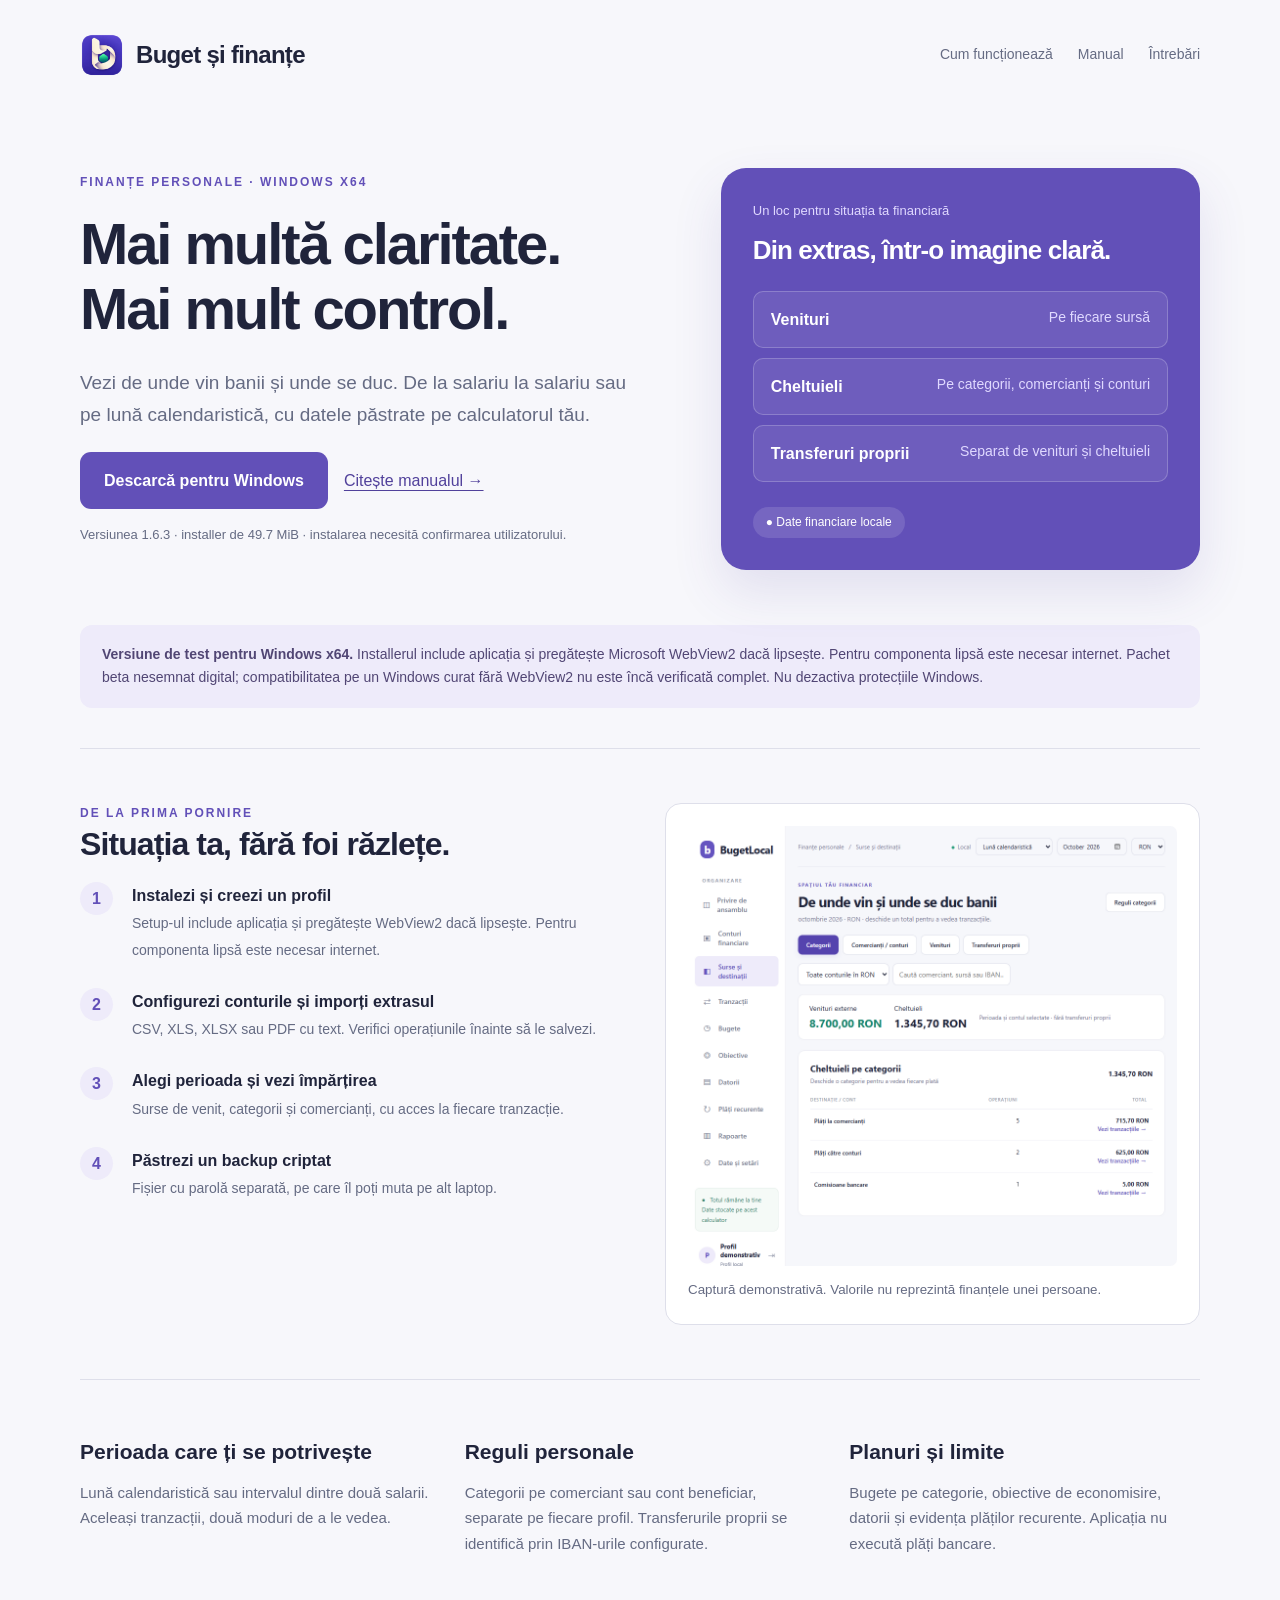
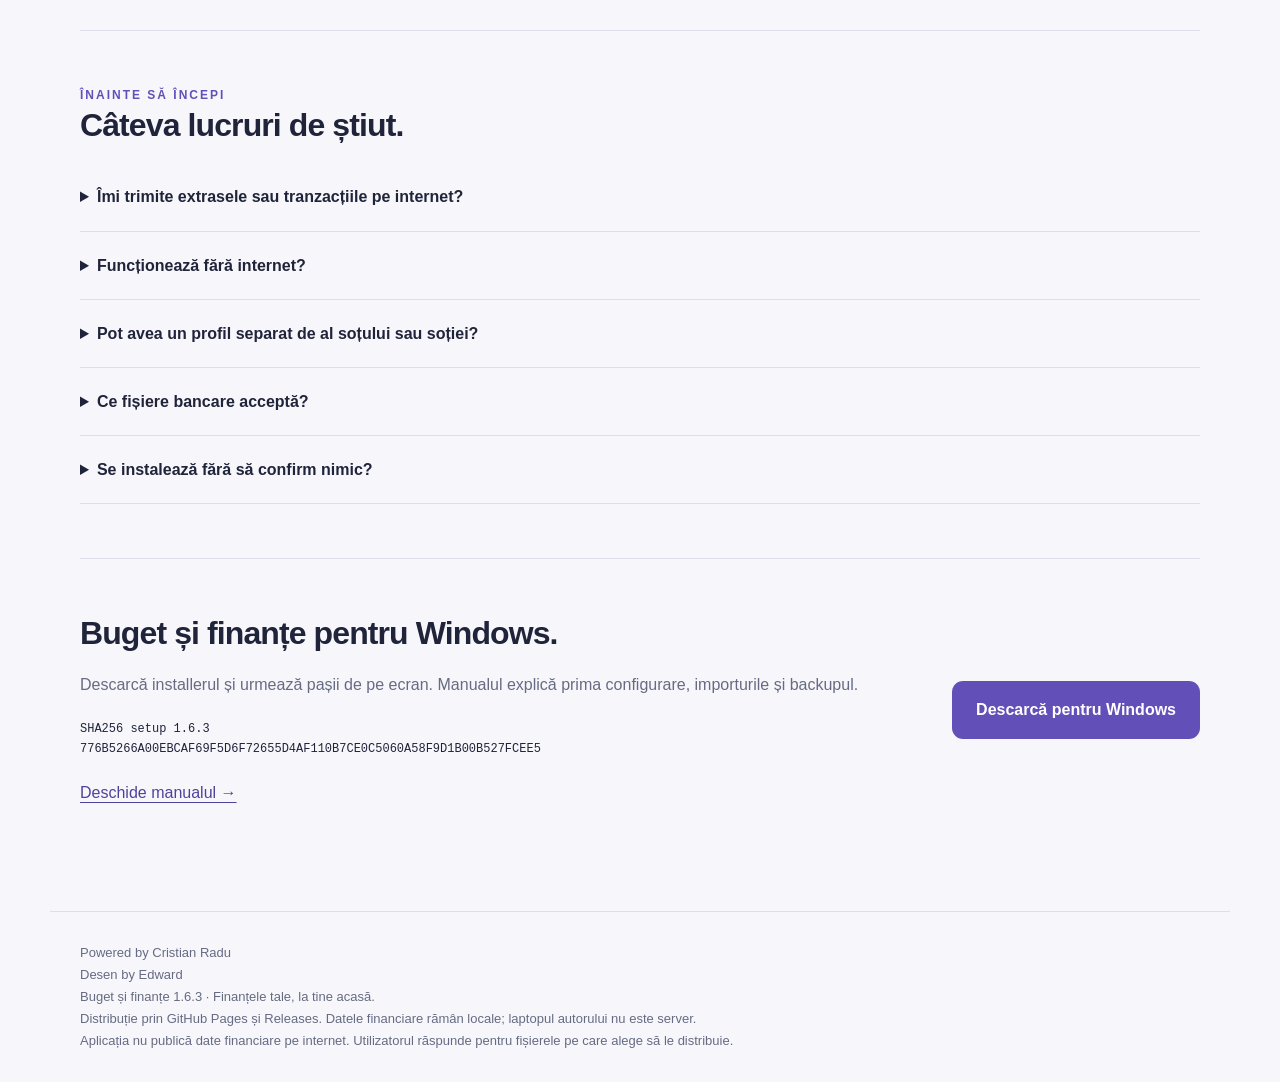
<file: index.html>
<!doctype html><html lang="ro"><head><meta charset="utf-8"><meta name="viewport" content="width=device-width,initial-scale=1"><meta name="description" content="Buget și finanțe: aplicație Windows pentru finanțe personale, cu date păstrate local și importuri bancare."><meta http-equiv="Content-Security-Policy" content="default-src 'self'; script-src 'none'; style-src 'self'; img-src 'self'; connect-src 'none'; object-src 'none'; base-uri 'none'; form-action 'none'"><title>Buget și finanțe — Banii tăi, mai ușor de înțeles</title><link rel="icon" href="images/app-icon.png"><link rel="stylesheet" href="site.css"></head><body><a class="skip" href="#continut">Sari la conținut</a><header><a class="brand" href="#continut"><img class="brandart" src="images/app-icon.png" alt="Sigla Buget și finanțe">Buget și finanțe</a><nav aria-label="Navigare"><a href="#cum-functioneaza">Cum funcționează</a><a href="MANUAL-UTILIZARE.html">Manual</a><a href="#intrebari">Întrebări</a></nav></header><main id="continut"><section class="hero"><div><div class="eyebrow">Finanțe personale · Windows x64</div><h1>Mai multă claritate.<br>Mai mult control.</h1><p class="lead">Vezi de unde vin banii și unde se duc. De la salariu la salariu sau pe lună calendaristică, cu datele păstrate pe calculatorul tău.</p><div class="actions"><a class="button" href="https://github.com/raducostelcristian-design/bugetlocal-distributie/releases/download/v1.6.3/BugetLocal-Setup-1.6.3-win-x64.exe">Descarcă pentru Windows</a><a href="MANUAL-UTILIZARE.html">Citește manualul →</a></div><p class="download-note">Versiunea 1.6.3 · installer de 49.7 MiB · instalarea necesită confirmarea utilizatorului.</p></div><div class="illustration"><div class="caption">Un loc pentru situația ta financiară</div><h2>Din extras, într-o imagine clară.</h2><div class="flow"><div><strong>Venituri</strong><span>Pe fiecare sursă</span></div><div><strong>Cheltuieli</strong><span>Pe categorii, comercianți și conturi</span></div><div><strong>Transferuri proprii</strong><span>Separat de venituri și cheltuieli</span></div></div><span class="local">● Date financiare locale</span></div></section><div class="notice"><strong>Versiune de test pentru Windows x64.</strong> Installerul include aplicația și pregătește Microsoft WebView2 dacă lipsește. Pentru componenta lipsă este necesar internet. Pachet beta nesemnat digital; compatibilitatea pe un Windows curat fără WebView2 nu este încă verificată complet. Nu dezactiva protecțiile Windows.</div><section class="section split" id="cum-functioneaza"><div><div class="eyebrow">De la prima pornire</div><h2>Situația ta, fără foi răzlețe.</h2><ol class="steps"><li><strong>Instalezi și creezi un profil</strong><span>Setup-ul include aplicația și pregătește WebView2 dacă lipsește. Pentru componenta lipsă este necesar internet.</span></li><li><strong>Configurezi conturile și imporți extrasul</strong><span>CSV, XLS, XLSX sau PDF cu text. Verifici operațiunile înainte să le salvezi.</span></li><li><strong>Alegi perioada și vezi împărțirea</strong><span>Surse de venit, categorii și comercianți, cu acces la fiecare tranzacție.</span></li><li><strong>Păstrezi un backup criptat</strong><span>Fișier cu parolă separată, pe care îl poți muta pe alt laptop.</span></li></ol></div><div class="preview"><img src="images/categorii-demo.png" alt="Ecran Buget și finanțe cu împărțirea cheltuielilor pe categorii, folosind date sintetice"><small>Captură demonstrativă. Valorile nu reprezintă finanțele unei persoane.</small></div></section><section class="section features" aria-label="Funcții"><div><h3>Perioada care ți se potrivește</h3><p>Lună calendaristică sau intervalul dintre două salarii. Aceleași tranzacții, două moduri de a le vedea.</p></div><div><h3>Reguli personale</h3><p>Categorii pe comerciant sau cont beneficiar, separate pe fiecare profil. Transferurile proprii se identifică prin IBAN-urile configurate.</p></div><div><h3>Planuri și limite</h3><p>Bugete pe categorie, obiective de economisire, datorii și evidența plăților recurente. Aplicația nu execută plăți bancare.</p></div></section><section class="section" id="intrebari"><div class="eyebrow">Înainte să începi</div><h2>Câteva lucruri de știut.</h2><details><summary>Îmi trimite extrasele sau tranzacțiile pe internet?</summary><p>Importurile, tranzacțiile și rapoartele se procesează local. Aplicația nu accesează conturile bancare. O verificare opțională de versiune este permisă numai la pornire; în buildul actual este dezactivată. Windows și WebView2 au propriile mecanisme de actualizare.</p></details><details><summary>Funcționează fără internet?</summary><p>Da, pentru operațiunile financiare. Descărcarea aplicației și instalarea WebView2 când lipsește necesită internet. Dacă WebView2 este deja prezent, setup-ul include restul aplicației.</p></details><details><summary>Pot avea un profil separat de al soțului sau soției?</summary><p>Da. Fiecare profil are propriile conturi, tranzacții și reguli. Nu există sincronizare automată sau buget comun. Baza activă nu este criptată; separarea profilurilor este la nivelul aplicației. Conturile Windows separate protejează accesul reciproc la fișiere.</p></details><details><summary>Ce fișiere bancare acceptă?</summary><p>CSV, Excel XLS/XLSX cu toate foile și PDF cu text selectabil. Unele machete PDF pot necesita exportul Excel/CSV al băncii. OCR pentru scanări nu este inclus.</p></details><details><summary>Se instalează fără să confirm nimic?</summary><p>Deschizi fișierul descărcat și confirmi instalarea. Setup-ul pregătește componentele după această confirmare. Nu este necesară folosirea CMD sau instalarea SDK-ului .NET.</p></details></section><section class="section release"><div><h2>Buget și finanțe pentru Windows.</h2><p class="muted">Descarcă installerul și urmează pașii de pe ecran. Manualul explică prima configurare, importurile și backupul.</p><p class="checksum">SHA256 setup 1.6.3<br>776B5266A00EBCAF69F5D6F72655D4AF110B7CE0C5060A58F9D1B00B527FCEE5</p><a href="MANUAL-UTILIZARE.html">Deschide manualul →</a></div><a class="button" href="https://github.com/raducostelcristian-design/bugetlocal-distributie/releases/download/v1.6.3/BugetLocal-Setup-1.6.3-win-x64.exe">Descarcă pentru Windows</a></section></main><footer>Powered by Cristian Radu<br>Desen by Edward<br>Buget și finanțe 1.6.3 · Finanțele tale, la tine acasă.<br>Distribuție prin GitHub Pages și Releases. Datele financiare rămân locale; laptopul autorului nu este server.<br>Aplicația nu publică date financiare pe internet. Utilizatorul răspunde pentru fișierele pe care alege să le distribuie.</footer></body></html>
</file>
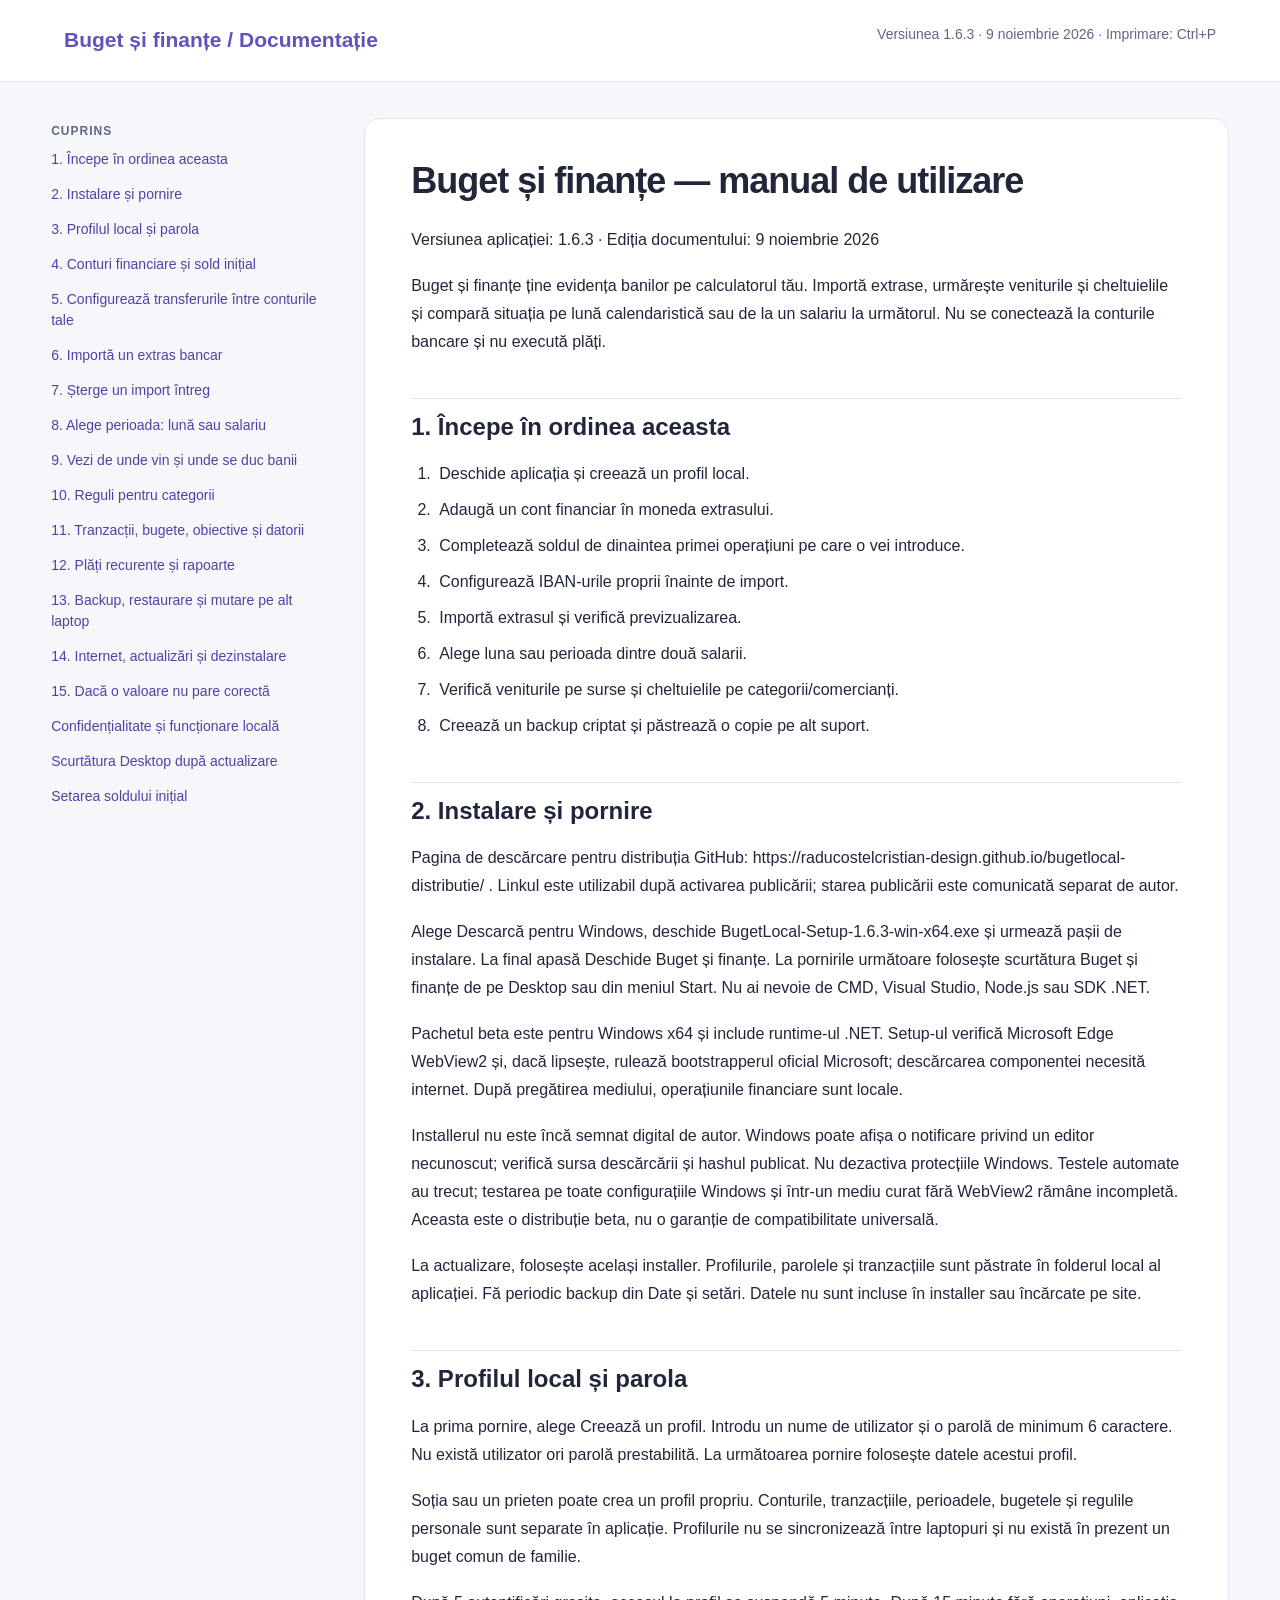
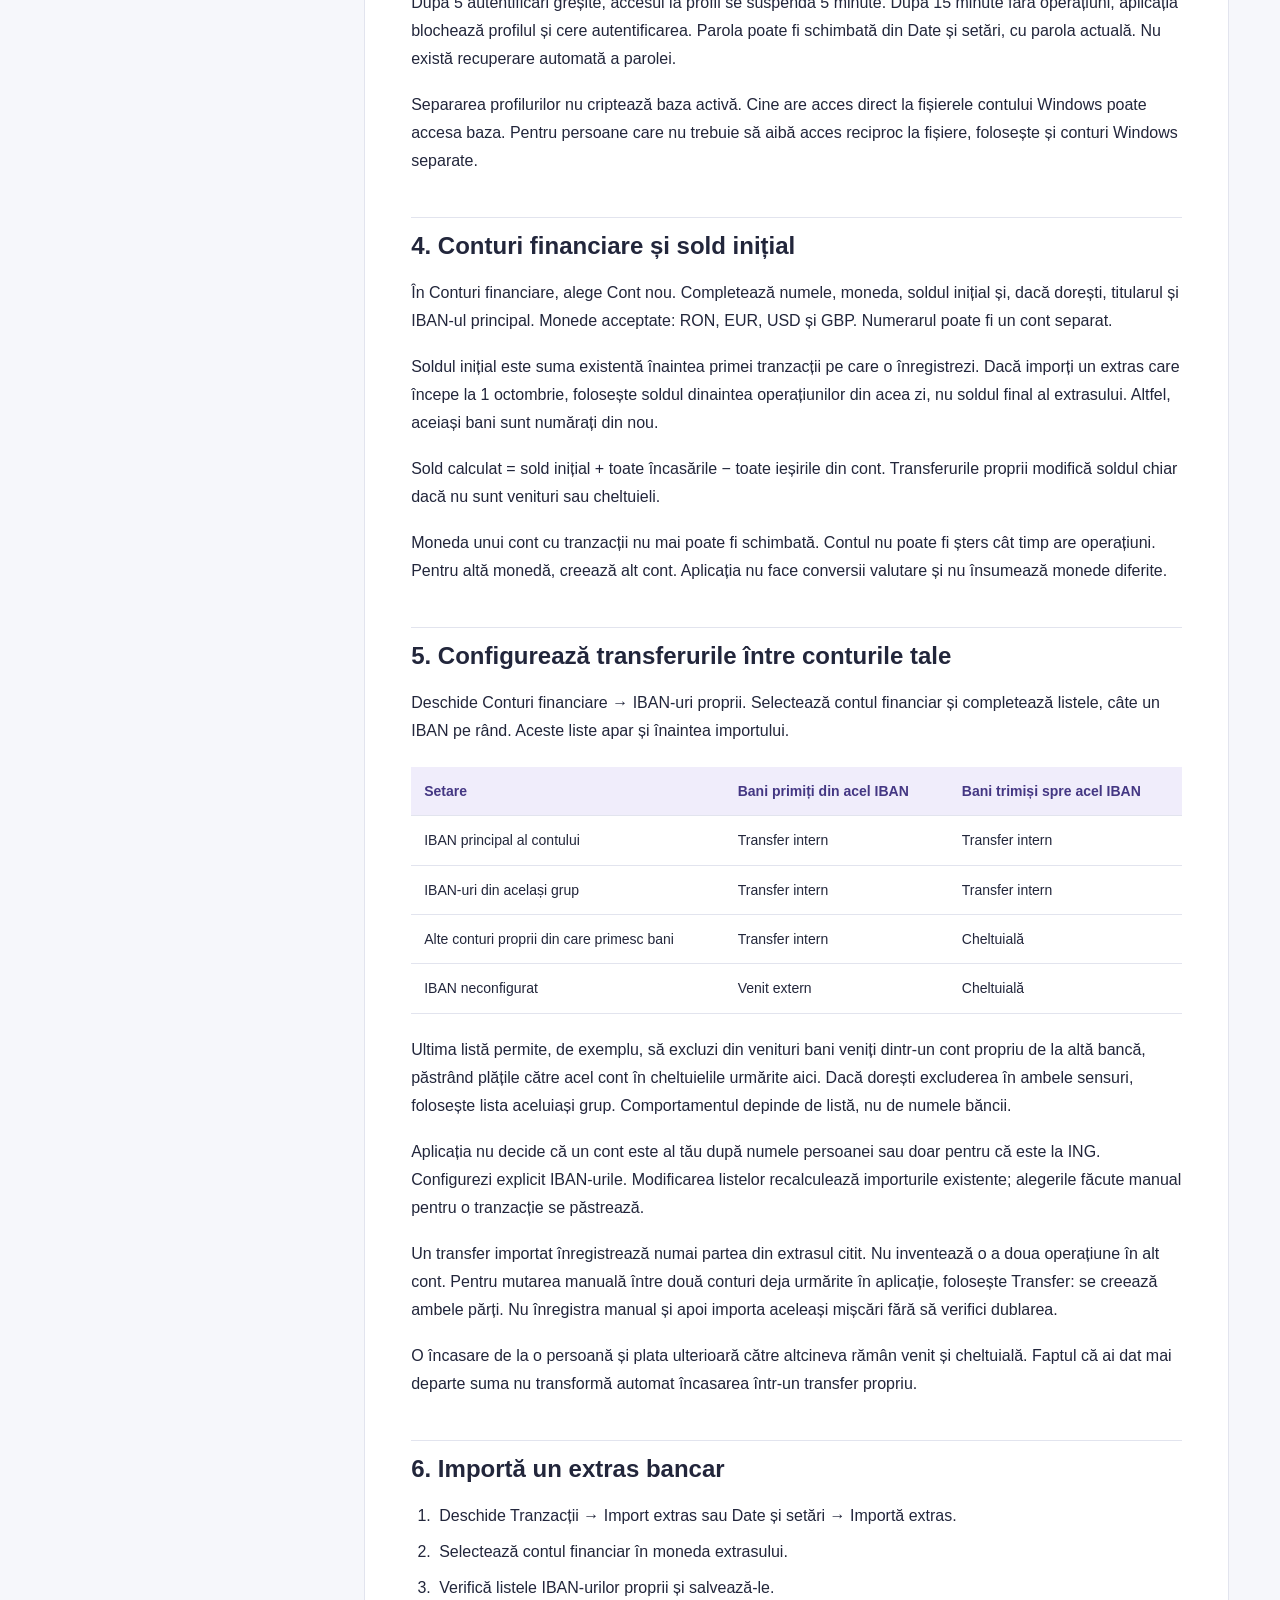
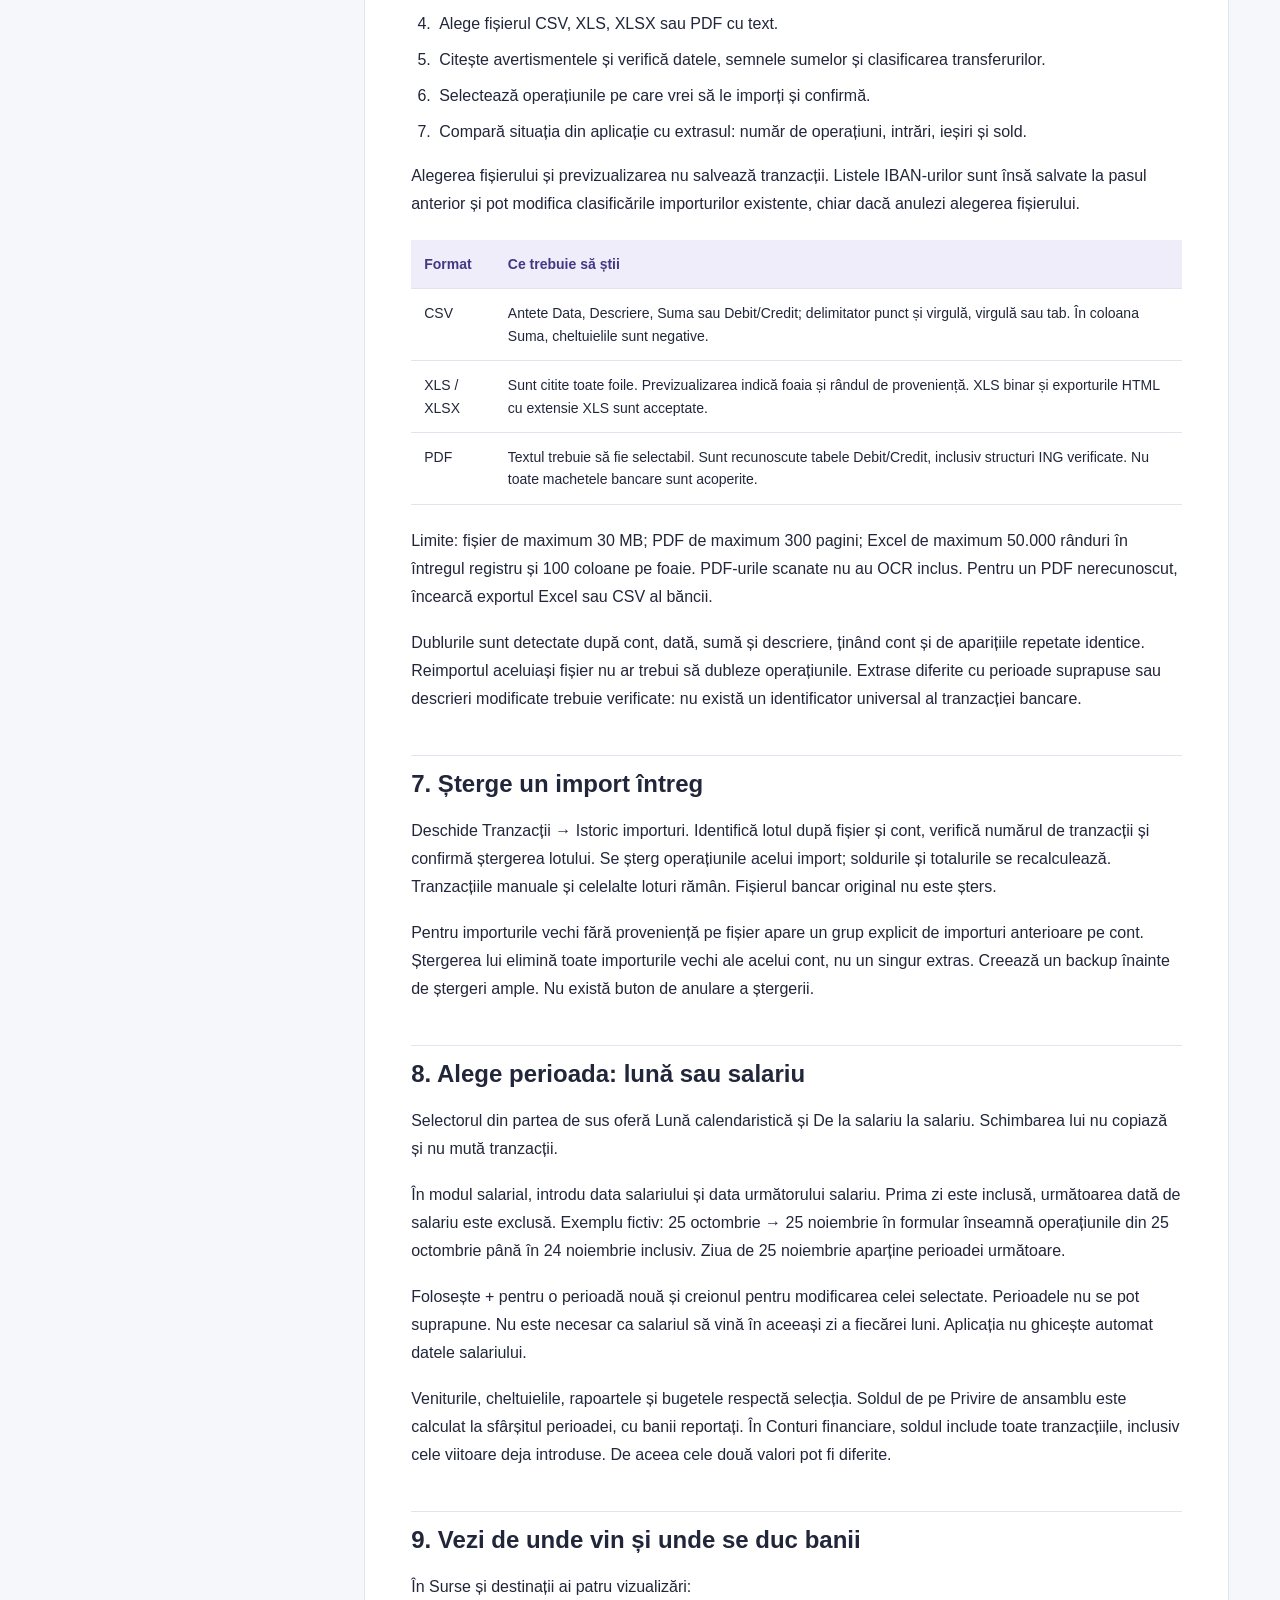
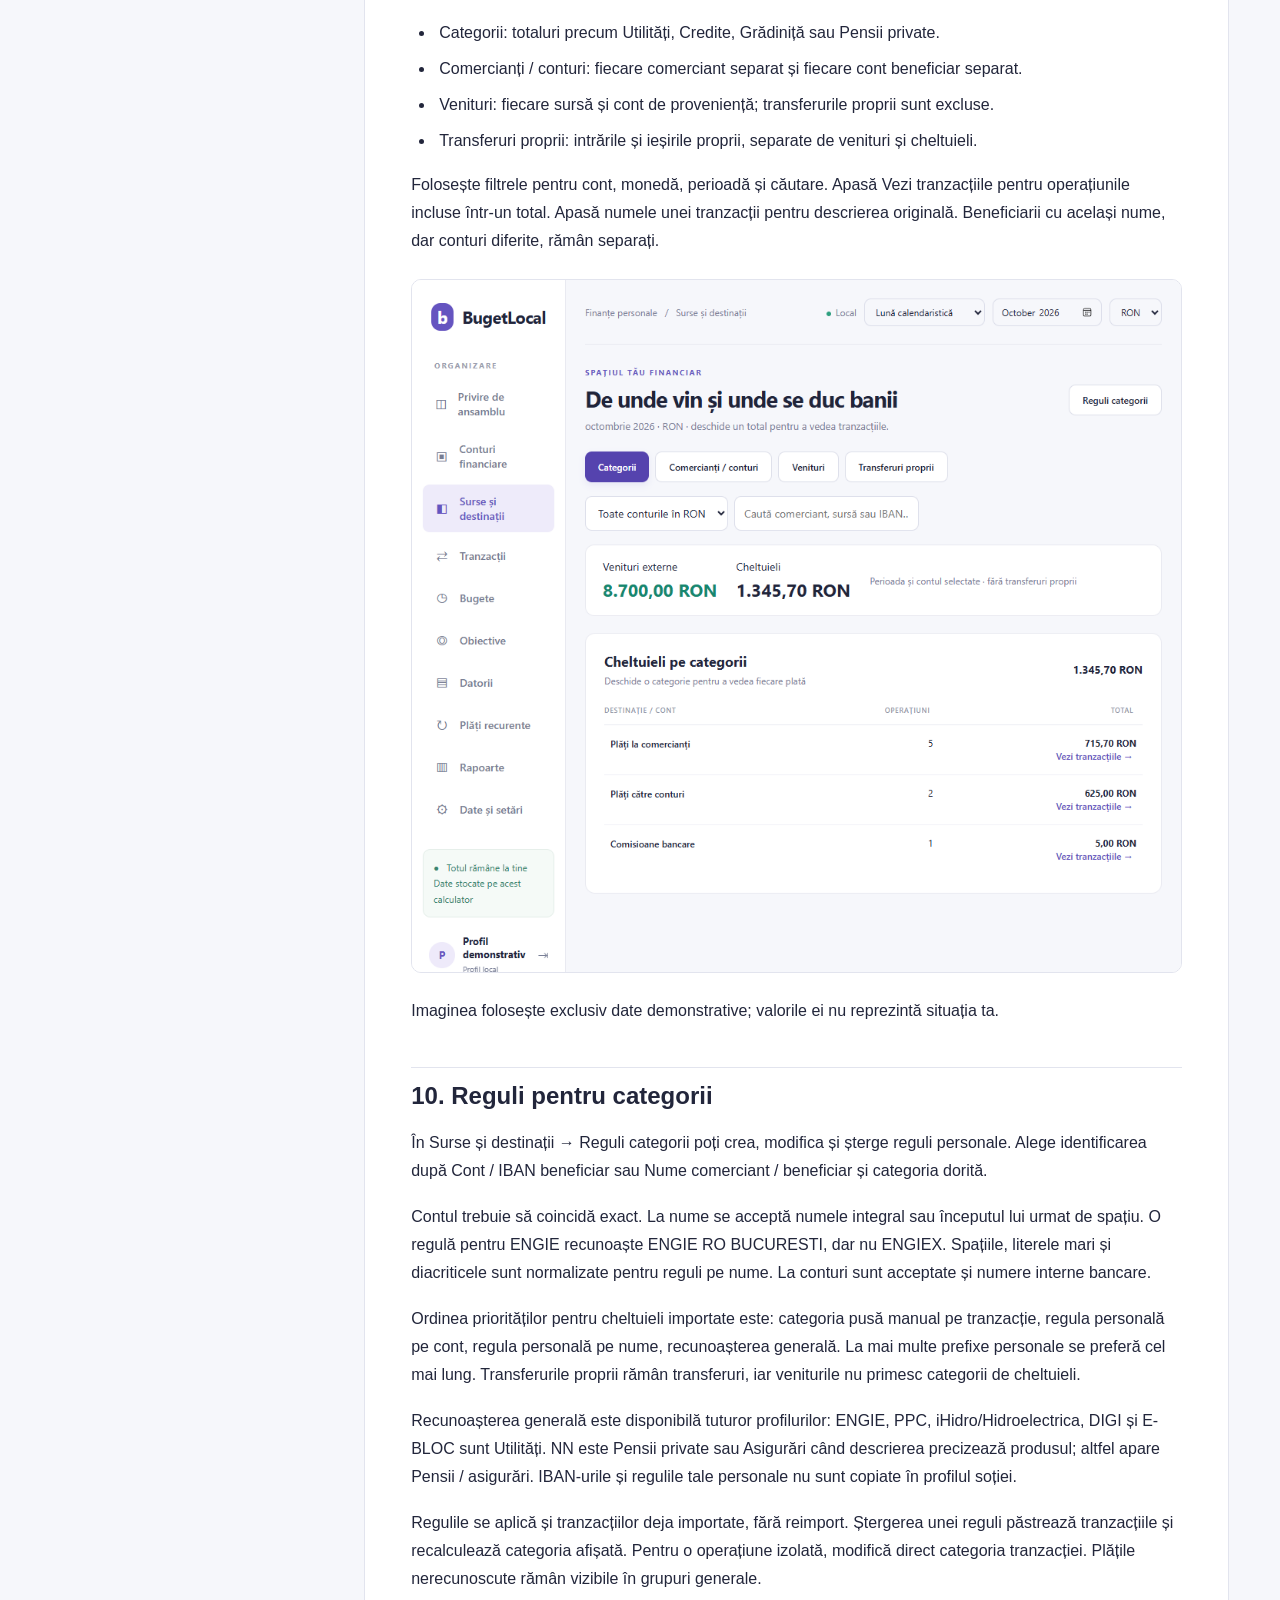
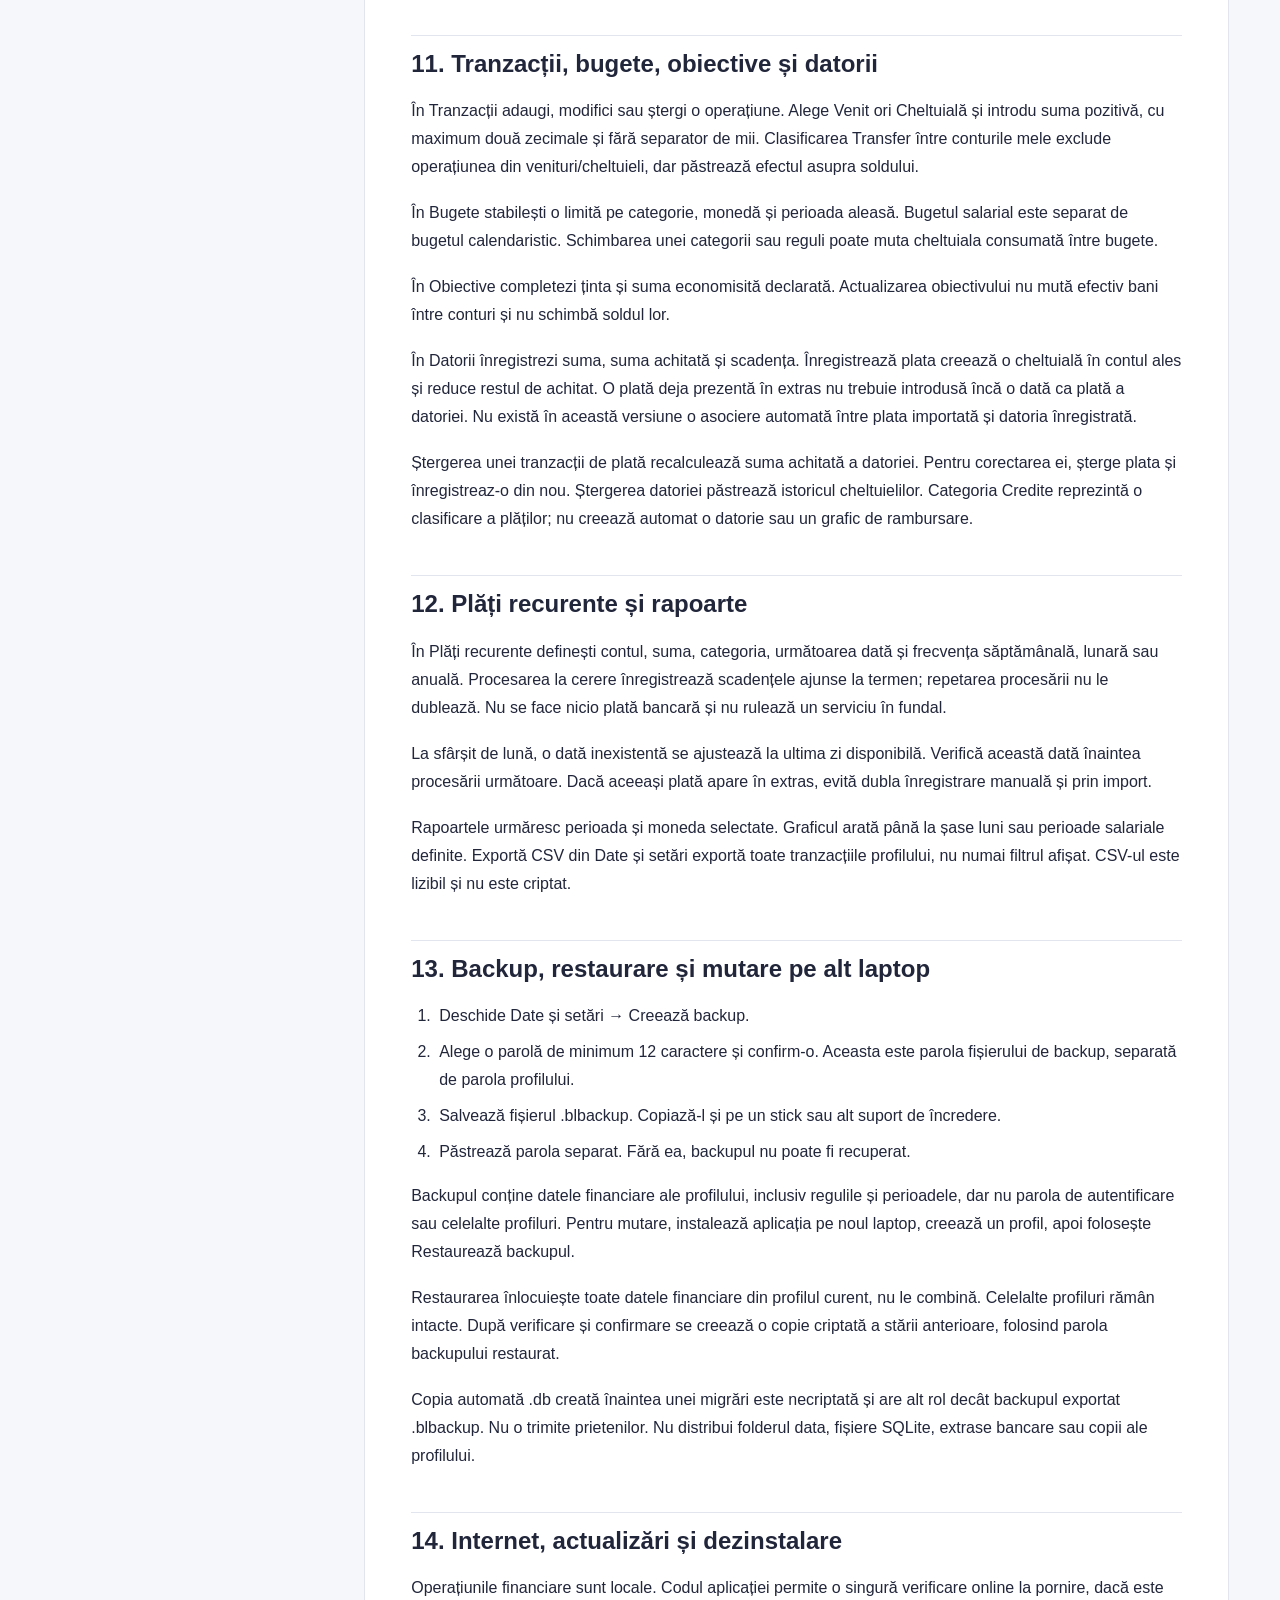
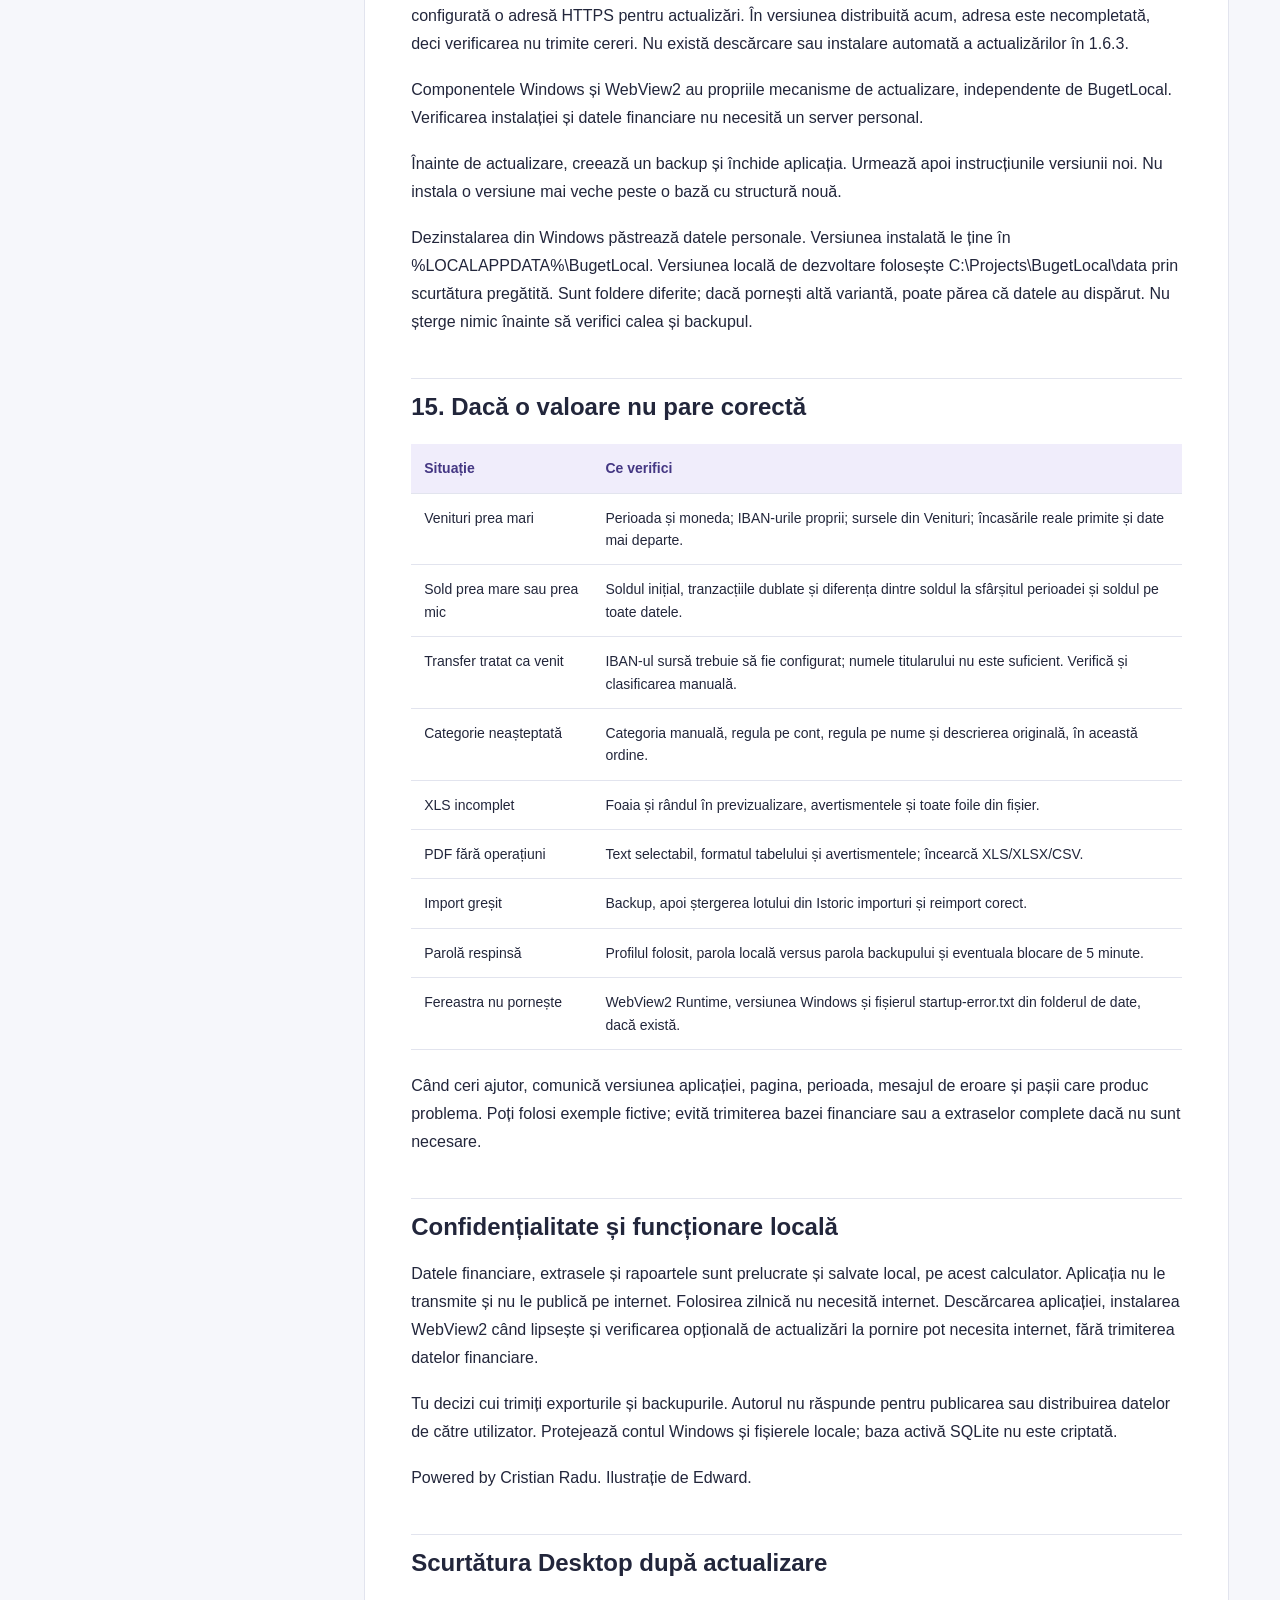
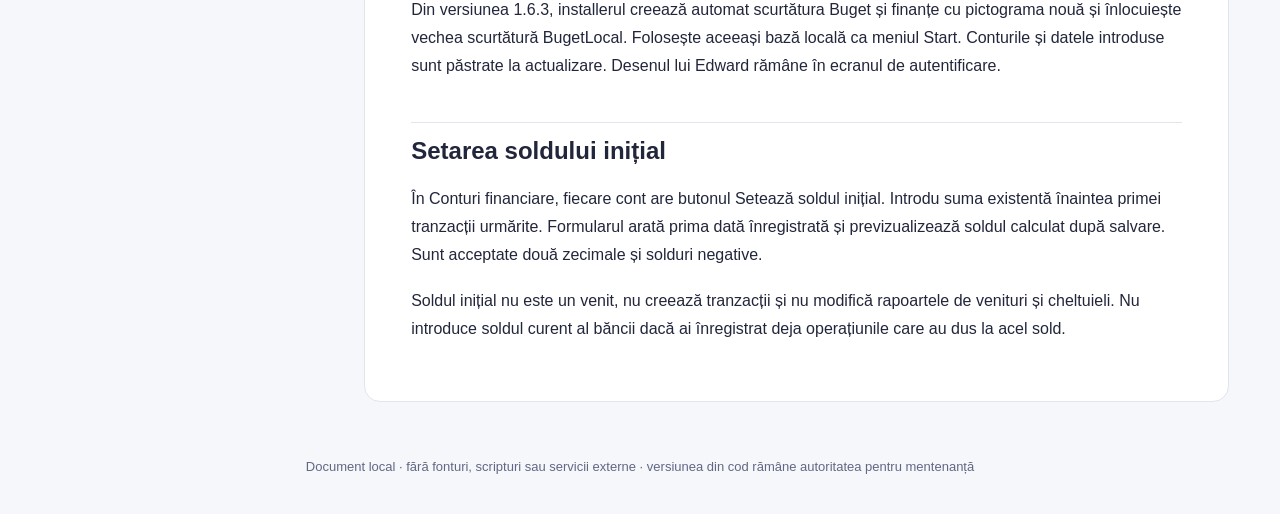
<file: MANUAL-UTILIZARE.html>
<!doctype html><html lang="ro"><head><meta charset="utf-8"><meta name="viewport" content="width=device-width,initial-scale=1"><meta name="color-scheme" content="light"><title>Buget și finanțe — manual de utilizare</title><style>:root{--ink:#22263b;--muted:#626783;--purple:#6352bd;--line:#e2e4ee}*{box-sizing:border-box}body{margin:0;background:#f6f7fb;color:var(--ink);font:16px/1.75 'Segoe UI',Arial,sans-serif}a{color:#5141a6;text-underline-offset:3px}header{padding:22px 5%;background:#fff;border-bottom:1px solid var(--line);display:flex;justify-content:space-between;gap:20px;flex-wrap:wrap}header strong{color:var(--purple);font-size:21px}.edition{color:var(--muted);font-size:14px}.layout{max-width:1400px;margin:0 auto;display:grid;grid-template-columns:275px minmax(0,1fr);gap:38px;padding:36px 4%}aside{align-self:start;position:sticky;top:18px;max-height:95vh;overflow:auto;font-size:14px}aside strong{font-size:12px;letter-spacing:1px;text-transform:uppercase;color:var(--muted)}aside a{display:block;padding:7px 0;text-decoration:none;line-height:1.5}main{background:white;padding:40px 46px;border:1px solid var(--line);border-radius:16px;min-width:0}h1{font-size:36px;line-height:1.2;letter-spacing:-1px;margin:0 0 24px}h2{font-size:24px;line-height:1.3;margin:42px 0 18px;padding-top:12px;border-top:1px solid var(--line);scroll-margin-top:20px}h3{font-size:20px}p{margin:0 0 18px}li{padding-left:4px;margin:8px 0}ul,ol{padding-left:24px}.table-scroll{overflow:auto;margin:22px 0}table{border-collapse:collapse;min-width:430px;width:100%;font-size:14px;line-height:1.6}th,td{text-align:left;vertical-align:top;padding:13px;border-bottom:1px solid var(--line);overflow-wrap:anywhere}th{background:#f0edfb;color:#443783}code{background:#f0f1f7;border-radius:4px;padding:2px 4px;font-family:Consolas,monospace;font-size:.9em;overflow-wrap:anywhere}pre{overflow:auto;background:#23263b;color:#f4f1ff;border-radius:9px;padding:20px;line-height:1.65}pre code{background:none;padding:0;color:inherit;overflow-wrap:normal}img{display:block;max-width:100%;height:auto;border:1px solid var(--line);border-radius:10px;margin:24px auto}footer{text-align:center;color:var(--muted);font-size:13px;padding:18px 4% 36px}main p,main li{overflow-wrap:anywhere}.doclist a{font-size:20px}.doclist p{color:var(--muted)}@media(max-width:850px){.layout{display:block;padding:20px 4%}aside{position:static;max-height:none;background:white;border:1px solid var(--line);border-radius:12px;padding:18px;margin-bottom:20px}main{padding:26px 22px}h1{font-size:29px}h2{font-size:22px}}@media print{@page{size:A4;margin:17mm}body{background:white;font-size:10.5pt;line-height:1.55}header,aside,footer{display:none}.layout{display:block;padding:0;max-width:none}main{padding:0;border:0}h1{font-size:26pt}h2{font-size:16pt;break-after:avoid}h3{break-after:avoid}pre{white-space:pre-wrap;overflow-wrap:anywhere;overflow:visible;background:#f4f4f4;color:#111}table{min-width:0;font-size:9pt}tr{break-inside:avoid}img{max-height:210mm;object-fit:contain}a{color:inherit}.table-scroll{overflow:visible}}</style></head><body><header><strong>Buget și finanțe / Documentație</strong><span class="edition">Versiunea 1.6.3 · 9 noiembrie 2026 · Imprimare: Ctrl+P</span></header><div class="layout"><aside><strong>Cuprins</strong><a href="#1-incepe-in-ordinea-aceasta">1. Începe în ordinea aceasta</a><a href="#2-instalare-si-pornire">2. Instalare și pornire</a><a href="#3-profilul-local-si-parola">3. Profilul local și parola</a><a href="#4-conturi-financiare-si-sold-initial">4. Conturi financiare și sold inițial</a><a href="#5-configureaza-transferurile-intre-conturile-tale">5. Configurează transferurile între conturile tale</a><a href="#6-importa-un-extras-bancar">6. Importă un extras bancar</a><a href="#7-sterge-un-import-intreg">7. Șterge un import întreg</a><a href="#8-alege-perioada-luna-sau-salariu">8. Alege perioada: lună sau salariu</a><a href="#9-vezi-de-unde-vin-si-unde-se-duc-banii">9. Vezi de unde vin și unde se duc banii</a><a href="#10-reguli-pentru-categorii">10. Reguli pentru categorii</a><a href="#11-tranzactii-bugete-obiective-si-datorii">11. Tranzacții, bugete, obiective și datorii</a><a href="#12-plati-recurente-si-rapoarte">12. Plăți recurente și rapoarte</a><a href="#13-backup-restaurare-si-mutare-pe-alt-laptop">13. Backup, restaurare și mutare pe alt laptop</a><a href="#14-internet-actualizari-si-dezinstalare">14. Internet, actualizări și dezinstalare</a><a href="#15-daca-o-valoare-nu-pare-corecta">15. Dacă o valoare nu pare corectă</a><a href="#confidentialitate-si-functionare-locala">Confidențialitate și funcționare locală</a><a href="#scurtatura-desktop-dupa-actualizare">Scurtătura Desktop după actualizare</a><a href="#setarea-soldului-initial">Setarea soldului inițial</a></aside><main><h1 id="buget-si-finante-manual-de-utilizare">Buget și finanțe — manual de utilizare</h1>
<p>Versiunea aplicației: 1.6.3 · Ediția documentului: 9 noiembrie 2026</p>
<p>Buget și finanțe ține evidența banilor pe calculatorul tău. Importă extrase, urmărește veniturile și cheltuielile și compară situația pe lună calendaristică sau de la un salariu la următorul. Nu se conectează la conturile bancare și nu execută plăți.</p>
<h2 id="1-incepe-in-ordinea-aceasta">1. Începe în ordinea aceasta</h2>
<ol><li>Deschide aplicația și creează un profil local.</li><li>Adaugă un cont financiar în moneda extrasului.</li><li>Completează soldul de dinaintea primei operațiuni pe care o vei introduce.</li><li>Configurează IBAN-urile proprii înainte de import.</li><li>Importă extrasul și verifică previzualizarea.</li><li>Alege luna sau perioada dintre două salarii.</li><li>Verifică veniturile pe surse și cheltuielile pe categorii/comercianți.</li><li>Creează un backup criptat și păstrează o copie pe alt suport.</li></ol>
<h2 id="2-instalare-si-pornire">2. Instalare și pornire</h2>
<p>Pagina de descărcare pentru distribuția GitHub: https://raducostelcristian-design.github.io/bugetlocal-distributie/ . Linkul este utilizabil după activarea publicării; starea publicării este comunicată separat de autor.</p>
<p>Alege Descarcă pentru Windows, deschide BugetLocal-Setup-1.6.3-win-x64.exe și urmează pașii de instalare. La final apasă Deschide Buget și finanțe. La pornirile următoare folosește scurtătura Buget și finanțe de pe Desktop sau din meniul Start. Nu ai nevoie de CMD, Visual Studio, Node.js sau SDK .NET.</p>
<p>Pachetul beta este pentru Windows x64 și include runtime-ul .NET. Setup-ul verifică Microsoft Edge WebView2 și, dacă lipsește, rulează bootstrapperul oficial Microsoft; descărcarea componentei necesită internet. După pregătirea mediului, operațiunile financiare sunt locale.</p>
<p>Installerul nu este încă semnat digital de autor. Windows poate afișa o notificare privind un editor necunoscut; verifică sursa descărcării și hashul publicat. Nu dezactiva protecțiile Windows. Testele automate au trecut; testarea pe toate configurațiile Windows și într-un mediu curat fără WebView2 rămâne incompletă. Aceasta este o distribuție beta, nu o garanție de compatibilitate universală.</p>
<p>La actualizare, folosește același installer. Profilurile, parolele și tranzacțiile sunt păstrate în folderul local al aplicației. Fă periodic backup din Date și setări. Datele nu sunt incluse în installer sau încărcate pe site.</p>
<h2 id="3-profilul-local-si-parola">3. Profilul local și parola</h2>
<p>La prima pornire, alege Creează un profil. Introdu un nume de utilizator și o parolă de minimum 6 caractere. Nu există utilizator ori parolă prestabilită. La următoarea pornire folosește datele acestui profil.</p>
<p>Soția sau un prieten poate crea un profil propriu. Conturile, tranzacțiile, perioadele, bugetele și regulile personale sunt separate în aplicație. Profilurile nu se sincronizează între laptopuri și nu există în prezent un buget comun de familie.</p>
<p>După 5 autentificări greșite, accesul la profil se suspendă 5 minute. După 15 minute fără operațiuni, aplicația blochează profilul și cere autentificarea. Parola poate fi schimbată din Date și setări, cu parola actuală. Nu există recuperare automată a parolei.</p>
<p>Separarea profilurilor nu criptează baza activă. Cine are acces direct la fișierele contului Windows poate accesa baza. Pentru persoane care nu trebuie să aibă acces reciproc la fișiere, folosește și conturi Windows separate.</p>
<h2 id="4-conturi-financiare-si-sold-initial">4. Conturi financiare și sold inițial</h2>
<p>În Conturi financiare, alege Cont nou. Completează numele, moneda, soldul inițial și, dacă dorești, titularul și IBAN-ul principal. Monede acceptate: RON, EUR, USD și GBP. Numerarul poate fi un cont separat.</p>
<p>Soldul inițial este suma existentă înaintea primei tranzacții pe care o înregistrezi. Dacă imporți un extras care începe la 1 octombrie, folosește soldul dinaintea operațiunilor din acea zi, nu soldul final al extrasului. Altfel, aceiași bani sunt numărați din nou.</p>
<p>Sold calculat = sold inițial + toate încasările − toate ieșirile din cont. Transferurile proprii modifică soldul chiar dacă nu sunt venituri sau cheltuieli.</p>
<p>Moneda unui cont cu tranzacții nu mai poate fi schimbată. Contul nu poate fi șters cât timp are operațiuni. Pentru altă monedă, creează alt cont. Aplicația nu face conversii valutare și nu însumează monede diferite.</p>
<h2 id="5-configureaza-transferurile-intre-conturile-tale">5. Configurează transferurile între conturile tale</h2>
<p>Deschide Conturi financiare → IBAN-uri proprii. Selectează contul financiar și completează listele, câte un IBAN pe rând. Aceste liste apar și înaintea importului.</p>
<div class="table-scroll"><table><thead><tr><th scope="col">Setare</th><th scope="col">Bani primiți din acel IBAN</th><th scope="col">Bani trimiși spre acel IBAN</th></tr></thead><tbody><tr><td>IBAN principal al contului</td><td>Transfer intern</td><td>Transfer intern</td></tr><tr><td>IBAN-uri din același grup</td><td>Transfer intern</td><td>Transfer intern</td></tr><tr><td>Alte conturi proprii din care primesc bani</td><td>Transfer intern</td><td>Cheltuială</td></tr><tr><td>IBAN neconfigurat</td><td>Venit extern</td><td>Cheltuială</td></tr></tbody></table></div>
<p>Ultima listă permite, de exemplu, să excluzi din venituri bani veniți dintr-un cont propriu de la altă bancă, păstrând plățile către acel cont în cheltuielile urmărite aici. Dacă dorești excluderea în ambele sensuri, folosește lista aceluiași grup. Comportamentul depinde de listă, nu de numele băncii.</p>
<p>Aplicația nu decide că un cont este al tău după numele persoanei sau doar pentru că este la ING. Configurezi explicit IBAN-urile. Modificarea listelor recalculează importurile existente; alegerile făcute manual pentru o tranzacție se păstrează.</p>
<p>Un transfer importat înregistrează numai partea din extrasul citit. Nu inventează o a doua operațiune în alt cont. Pentru mutarea manuală între două conturi deja urmărite în aplicație, folosește Transfer: se creează ambele părți. Nu înregistra manual și apoi importa aceleași mișcări fără să verifici dublarea.</p>
<p>O încasare de la o persoană și plata ulterioară către altcineva rămân venit și cheltuială. Faptul că ai dat mai departe suma nu transformă automat încasarea într-un transfer propriu.</p>
<h2 id="6-importa-un-extras-bancar">6. Importă un extras bancar</h2>
<ol><li>Deschide Tranzacții → Import extras sau Date și setări → Importă extras.</li><li>Selectează contul financiar în moneda extrasului.</li><li>Verifică listele IBAN-urilor proprii și salvează-le.</li><li>Alege fișierul CSV, XLS, XLSX sau PDF cu text.</li><li>Citește avertismentele și verifică datele, semnele sumelor și clasificarea transferurilor.</li><li>Selectează operațiunile pe care vrei să le imporți și confirmă.</li><li>Compară situația din aplicație cu extrasul: număr de operațiuni, intrări, ieșiri și sold.</li></ol>
<p>Alegerea fișierului și previzualizarea nu salvează tranzacții. Listele IBAN-urilor sunt însă salvate la pasul anterior și pot modifica clasificările importurilor existente, chiar dacă anulezi alegerea fișierului.</p>
<div class="table-scroll"><table><thead><tr><th scope="col">Format</th><th scope="col">Ce trebuie să știi</th></tr></thead><tbody><tr><td>CSV</td><td>Antete Data, Descriere, Suma sau Debit/Credit; delimitator punct și virgulă, virgulă sau tab. În coloana Suma, cheltuielile sunt negative.</td></tr><tr><td>XLS / XLSX</td><td>Sunt citite toate foile. Previzualizarea indică foaia și rândul de proveniență. XLS binar și exporturile HTML cu extensie XLS sunt acceptate.</td></tr><tr><td>PDF</td><td>Textul trebuie să fie selectabil. Sunt recunoscute tabele Debit/Credit, inclusiv structuri ING verificate. Nu toate machetele bancare sunt acoperite.</td></tr></tbody></table></div>
<p>Limite: fișier de maximum 30 MB; PDF de maximum 300 pagini; Excel de maximum 50.000 rânduri în întregul registru și 100 coloane pe foaie. PDF-urile scanate nu au OCR inclus. Pentru un PDF nerecunoscut, încearcă exportul Excel sau CSV al băncii.</p>
<p>Dublurile sunt detectate după cont, dată, sumă și descriere, ținând cont și de aparițiile repetate identice. Reimportul aceluiași fișier nu ar trebui să dubleze operațiunile. Extrase diferite cu perioade suprapuse sau descrieri modificate trebuie verificate: nu există un identificator universal al tranzacției bancare.</p>
<h2 id="7-sterge-un-import-intreg">7. Șterge un import întreg</h2>
<p>Deschide Tranzacții → Istoric importuri. Identifică lotul după fișier și cont, verifică numărul de tranzacții și confirmă ștergerea lotului. Se șterg operațiunile acelui import; soldurile și totalurile se recalculează. Tranzacțiile manuale și celelalte loturi rămân. Fișierul bancar original nu este șters.</p>
<p>Pentru importurile vechi fără proveniență pe fișier apare un grup explicit de importuri anterioare pe cont. Ștergerea lui elimină toate importurile vechi ale acelui cont, nu un singur extras. Creează un backup înainte de ștergeri ample. Nu există buton de anulare a ștergerii.</p>
<h2 id="8-alege-perioada-luna-sau-salariu">8. Alege perioada: lună sau salariu</h2>
<p>Selectorul din partea de sus oferă Lună calendaristică și De la salariu la salariu. Schimbarea lui nu copiază și nu mută tranzacții.</p>
<p>În modul salarial, introdu data salariului și data următorului salariu. Prima zi este inclusă, următoarea dată de salariu este exclusă. Exemplu fictiv: 25 octombrie → 25 noiembrie în formular înseamnă operațiunile din 25 octombrie până în 24 noiembrie inclusiv. Ziua de 25 noiembrie aparține perioadei următoare.</p>
<p>Folosește + pentru o perioadă nouă și creionul pentru modificarea celei selectate. Perioadele nu se pot suprapune. Nu este necesar ca salariul să vină în aceeași zi a fiecărei luni. Aplicația nu ghicește automat datele salariului.</p>
<p>Veniturile, cheltuielile, rapoartele și bugetele respectă selecția. Soldul de pe Privire de ansamblu este calculat la sfârșitul perioadei, cu banii reportați. În Conturi financiare, soldul include toate tranzacțiile, inclusiv cele viitoare deja introduse. De aceea cele două valori pot fi diferite.</p>
<h2 id="9-vezi-de-unde-vin-si-unde-se-duc-banii">9. Vezi de unde vin și unde se duc banii</h2>
<p>În Surse și destinații ai patru vizualizări:</p>
<ul><li>Categorii: totaluri precum Utilități, Credite, Grădiniță sau Pensii private.</li><li>Comercianți / conturi: fiecare comerciant separat și fiecare cont beneficiar separat.</li><li>Venituri: fiecare sursă și cont de proveniență; transferurile proprii sunt excluse.</li><li>Transferuri proprii: intrările și ieșirile proprii, separate de venituri și cheltuieli.</li></ul>
<p>Folosește filtrele pentru cont, monedă, perioadă și căutare. Apasă Vezi tranzacțiile pentru operațiunile incluse într-un total. Apasă numele unei tranzacții pentru descrierea originală. Beneficiarii cu același nume, dar conturi diferite, rămân separați.</p>
<p><img alt="Exemplu cu date sintetice: împărțirea pe categorii" src="images/categorii-demo.png" loading="lazy"></p>
<p>Imaginea folosește exclusiv date demonstrative; valorile ei nu reprezintă situația ta.</p>
<h2 id="10-reguli-pentru-categorii">10. Reguli pentru categorii</h2>
<p>În Surse și destinații → Reguli categorii poți crea, modifica și șterge reguli personale. Alege identificarea după Cont / IBAN beneficiar sau Nume comerciant / beneficiar și categoria dorită.</p>
<p>Contul trebuie să coincidă exact. La nume se acceptă numele integral sau începutul lui urmat de spațiu. O regulă pentru ENGIE recunoaște ENGIE RO BUCURESTI, dar nu ENGIEX. Spațiile, literele mari și diacriticele sunt normalizate pentru reguli pe nume. La conturi sunt acceptate și numere interne bancare.</p>
<p>Ordinea priorităților pentru cheltuieli importate este: categoria pusă manual pe tranzacție, regula personală pe cont, regula personală pe nume, recunoașterea generală. La mai multe prefixe personale se preferă cel mai lung. Transferurile proprii rămân transferuri, iar veniturile nu primesc categorii de cheltuieli.</p>
<p>Recunoașterea generală este disponibilă tuturor profilurilor: ENGIE, PPC, iHidro/Hidroelectrica, DIGI și E-BLOC sunt Utilități. NN este Pensii private sau Asigurări când descrierea precizează produsul; altfel apare Pensii / asigurări. IBAN-urile și regulile tale personale nu sunt copiate în profilul soției.</p>
<p>Regulile se aplică și tranzacțiilor deja importate, fără reimport. Ștergerea unei reguli păstrează tranzacțiile și recalculează categoria afișată. Pentru o operațiune izolată, modifică direct categoria tranzacției. Plățile nerecunoscute rămân vizibile în grupuri generale.</p>
<h2 id="11-tranzactii-bugete-obiective-si-datorii">11. Tranzacții, bugete, obiective și datorii</h2>
<p>În Tranzacții adaugi, modifici sau ștergi o operațiune. Alege Venit ori Cheltuială și introdu suma pozitivă, cu maximum două zecimale și fără separator de mii. Clasificarea Transfer între conturile mele exclude operațiunea din venituri/cheltuieli, dar păstrează efectul asupra soldului.</p>
<p>În Bugete stabilești o limită pe categorie, monedă și perioada aleasă. Bugetul salarial este separat de bugetul calendaristic. Schimbarea unei categorii sau reguli poate muta cheltuiala consumată între bugete.</p>
<p>În Obiective completezi ținta și suma economisită declarată. Actualizarea obiectivului nu mută efectiv bani între conturi și nu schimbă soldul lor.</p>
<p>În Datorii înregistrezi suma, suma achitată și scadența. Înregistrează plata creează o cheltuială în contul ales și reduce restul de achitat. O plată deja prezentă în extras nu trebuie introdusă încă o dată ca plată a datoriei. Nu există în această versiune o asociere automată între plata importată și datoria înregistrată.</p>
<p>Ștergerea unei tranzacții de plată recalculează suma achitată a datoriei. Pentru corectarea ei, șterge plata și înregistreaz-o din nou. Ștergerea datoriei păstrează istoricul cheltuielilor. Categoria Credite reprezintă o clasificare a plăților; nu creează automat o datorie sau un grafic de rambursare.</p>
<h2 id="12-plati-recurente-si-rapoarte">12. Plăți recurente și rapoarte</h2>
<p>În Plăți recurente definești contul, suma, categoria, următoarea dată și frecvența săptămânală, lunară sau anuală. Procesarea la cerere înregistrează scadențele ajunse la termen; repetarea procesării nu le dublează. Nu se face nicio plată bancară și nu rulează un serviciu în fundal.</p>
<p>La sfârșit de lună, o dată inexistentă se ajustează la ultima zi disponibilă. Verifică această dată înaintea procesării următoare. Dacă aceeași plată apare în extras, evită dubla înregistrare manuală și prin import.</p>
<p>Rapoartele urmăresc perioada și moneda selectate. Graficul arată până la șase luni sau perioade salariale definite. Exportă CSV din Date și setări exportă toate tranzacțiile profilului, nu numai filtrul afișat. CSV-ul este lizibil și nu este criptat.</p>
<h2 id="13-backup-restaurare-si-mutare-pe-alt-laptop">13. Backup, restaurare și mutare pe alt laptop</h2>
<ol><li>Deschide Date și setări → Creează backup.</li><li>Alege o parolă de minimum 12 caractere și confirm-o. Aceasta este parola fișierului de backup, separată de parola profilului.</li><li>Salvează fișierul .blbackup. Copiază-l și pe un stick sau alt suport de încredere.</li><li>Păstrează parola separat. Fără ea, backupul nu poate fi recuperat.</li></ol>
<p>Backupul conține datele financiare ale profilului, inclusiv regulile și perioadele, dar nu parola de autentificare sau celelalte profiluri. Pentru mutare, instalează aplicația pe noul laptop, creează un profil, apoi folosește Restaurează backupul.</p>
<p>Restaurarea înlocuiește toate datele financiare din profilul curent, nu le combină. Celelalte profiluri rămân intacte. După verificare și confirmare se creează o copie criptată a stării anterioare, folosind parola backupului restaurat.</p>
<p>Copia automată .db creată înaintea unei migrări este necriptată și are alt rol decât backupul exportat .blbackup. Nu o trimite prietenilor. Nu distribui folderul data, fișiere SQLite, extrase bancare sau copii ale profilului.</p>
<h2 id="14-internet-actualizari-si-dezinstalare">14. Internet, actualizări și dezinstalare</h2>
<p>Operațiunile financiare sunt locale. Codul aplicației permite o singură verificare online la pornire, dacă este configurată o adresă HTTPS pentru actualizări. În versiunea distribuită acum, adresa este necompletată, deci verificarea nu trimite cereri. Nu există descărcare sau instalare automată a actualizărilor în 1.6.3.</p>
<p>Componentele Windows și WebView2 au propriile mecanisme de actualizare, independente de BugetLocal. Verificarea instalației și datele financiare nu necesită un server personal.</p>
<p>Înainte de actualizare, creează un backup și închide aplicația. Urmează apoi instrucțiunile versiunii noi. Nu instala o versiune mai veche peste o bază cu structură nouă.</p>
<p>Dezinstalarea din Windows păstrează datele personale. Versiunea instalată le ține în %LOCALAPPDATA%\BugetLocal. Versiunea locală de dezvoltare folosește C:\Projects\BugetLocal\data prin scurtătura pregătită. Sunt foldere diferite; dacă pornești altă variantă, poate părea că datele au dispărut. Nu șterge nimic înainte să verifici calea și backupul.</p>
<h2 id="15-daca-o-valoare-nu-pare-corecta">15. Dacă o valoare nu pare corectă</h2>
<div class="table-scroll"><table><thead><tr><th scope="col">Situație</th><th scope="col">Ce verifici</th></tr></thead><tbody><tr><td>Venituri prea mari</td><td>Perioada și moneda; IBAN-urile proprii; sursele din Venituri; încasările reale primite și date mai departe.</td></tr><tr><td>Sold prea mare sau prea mic</td><td>Soldul inițial, tranzacțiile dublate și diferența dintre soldul la sfârșitul perioadei și soldul pe toate datele.</td></tr><tr><td>Transfer tratat ca venit</td><td>IBAN-ul sursă trebuie să fie configurat; numele titularului nu este suficient. Verifică și clasificarea manuală.</td></tr><tr><td>Categorie neașteptată</td><td>Categoria manuală, regula pe cont, regula pe nume și descrierea originală, în această ordine.</td></tr><tr><td>XLS incomplet</td><td>Foaia și rândul în previzualizare, avertismentele și toate foile din fișier.</td></tr><tr><td>PDF fără operațiuni</td><td>Text selectabil, formatul tabelului și avertismentele; încearcă XLS/XLSX/CSV.</td></tr><tr><td>Import greșit</td><td>Backup, apoi ștergerea lotului din Istoric importuri și reimport corect.</td></tr><tr><td>Parolă respinsă</td><td>Profilul folosit, parola locală versus parola backupului și eventuala blocare de 5 minute.</td></tr><tr><td>Fereastra nu pornește</td><td>WebView2 Runtime, versiunea Windows și fișierul startup-error.txt din folderul de date, dacă există.</td></tr></tbody></table></div>
<p>Când ceri ajutor, comunică versiunea aplicației, pagina, perioada, mesajul de eroare și pașii care produc problema. Poți folosi exemple fictive; evită trimiterea bazei financiare sau a extraselor complete dacă nu sunt necesare.</p>
<h2 id="confidentialitate-si-functionare-locala">Confidențialitate și funcționare locală</h2>
<p>Datele financiare, extrasele și rapoartele sunt prelucrate și salvate local, pe acest calculator. Aplicația nu le transmite și nu le publică pe internet. Folosirea zilnică nu necesită internet. Descărcarea aplicației, instalarea WebView2 când lipsește și verificarea opțională de actualizări la pornire pot necesita internet, fără trimiterea datelor financiare.</p>
<p>Tu decizi cui trimiți exporturile și backupurile. Autorul nu răspunde pentru publicarea sau distribuirea datelor de către utilizator. Protejează contul Windows și fișierele locale; baza activă SQLite nu este criptată.</p>
<p>Powered by Cristian Radu. Ilustrație de Edward.</p>
<h2 id="scurtatura-desktop-dupa-actualizare">Scurtătura Desktop după actualizare</h2>
<p>Din versiunea 1.6.3, installerul creează automat scurtătura Buget și finanțe cu pictograma nouă și înlocuiește vechea scurtătură BugetLocal. Folosește aceeași bază locală ca meniul Start. Conturile și datele introduse sunt păstrate la actualizare. Desenul lui Edward rămâne în ecranul de autentificare.</p>
<h2 id="setarea-soldului-initial">Setarea soldului inițial</h2>
<p>În Conturi financiare, fiecare cont are butonul Setează soldul inițial. Introdu suma existentă înaintea primei tranzacții urmărite. Formularul arată prima dată înregistrată și previzualizează soldul calculat după salvare. Sunt acceptate două zecimale și solduri negative.</p>
<p>Soldul inițial nu este un venit, nu creează tranzacții și nu modifică rapoartele de venituri și cheltuieli. Nu introduce soldul curent al băncii dacă ai înregistrat deja operațiunile care au dus la acel sold.</p></main></div><footer>Document local · fără fonturi, scripturi sau servicii externe · versiunea din cod rămâne autoritatea pentru mentenanță</footer></body></html>
</file>
<file: site.css>
:root{--ink:#20243b;--muted:#656b83;--purple:#6250b8;--pale:#eeebfa;--line:#dedfea}*{box-sizing:border-box}html{scroll-behavior:smooth}body{margin:0;background:#f7f7fb;color:var(--ink);font:16px/1.7 'Segoe UI',Arial,sans-serif}a{color:#51419b;text-underline-offset:4px}header{max-width:1180px;margin:auto;display:flex;align-items:center;justify-content:space-between;padding:27px 30px;gap:24px}.brand{display:flex;align-items:center;gap:12px;font-size:24px;letter-spacing:-.7px;font-weight:750;text-decoration:none;color:var(--ink)}.mark{background:var(--purple);color:#fff;border-radius:13px;width:42px;height:42px;display:grid;place-items:center;font-size:31px}nav{display:flex;gap:25px;flex-wrap:wrap;font-size:14px}nav a{text-decoration:none;color:var(--muted)}main{max-width:1180px;margin:auto;padding:34px 30px 50px}.hero{display:grid;grid-template-columns:1.1fr .9fr;gap:55px;align-items:center;padding:24px 0 55px}.eyebrow{text-transform:uppercase;letter-spacing:2px;color:var(--purple);font-size:12px;font-weight:750}h1{font-size:58px;line-height:1.12;letter-spacing:-2.1px;margin:20px 0 25px}h2{font-size:32px;line-height:1.25;letter-spacing:-.9px;margin:0 0 18px}h3{font-size:21px;margin:0 0 10px}p{margin:0 0 20px}.lead{font-size:19px;color:var(--muted);max-width:560px}.button{background:var(--purple);color:#fff;border:0;border-radius:11px;padding:15px 24px;font-size:16px;font-weight:650;display:inline-block;text-decoration:none;cursor:pointer}.button[aria-disabled=true]{background:#e2dfef;color:#5d5671;cursor:default}.actions{display:flex;gap:16px;align-items:center;flex-wrap:wrap}.download-note{font-size:13px;color:var(--muted);margin-top:15px;max-width:560px}.notice{padding:18px 22px;border-radius:12px;background:var(--pale);color:#514674;font-size:14px;margin:0 0 40px}.illustration{background:var(--purple);border-radius:25px;padding:32px;color:white;box-shadow:0 22px 50px #51429d20}.illustration .caption{font-size:13px;color:#e0d9ff}.illustration h2{font-size:26px;margin:12px 0 24px}.flow{display:grid;gap:10px}.flow div{padding:14px 17px;background:#ffffff14;border:1px solid #ffffff35;border-radius:10px;display:flex;justify-content:space-between;gap:15px}.flow span:last-child{color:#e0d9ff;font-size:14px}.local{display:inline-block;background:#ffffff20;border-radius:50px;padding:5px 13px;font-size:12px;margin-top:25px}.section{padding:54px 0;border-top:1px solid var(--line);scroll-margin-top:20px}.split{display:grid;grid-template-columns:1fr 1fr;gap:50px}.muted{color:var(--muted)}.steps{counter-reset:steps;list-style:none;padding:0;margin:0}.steps li{position:relative;padding:0 0 25px 52px;counter-increment:steps}.steps li:before{content:counter(steps);position:absolute;left:0;top:0;background:var(--pale);color:var(--purple);border-radius:50%;width:33px;height:33px;text-align:center;line-height:33px;font-weight:700}.steps strong{display:block}.steps span{color:var(--muted);font-size:14px}.preview{background:white;border:1px solid var(--line);border-radius:16px;padding:22px}.preview img{width:100%;height:auto;border-radius:7px;display:block}.preview small{display:block;margin-top:13px;color:var(--muted)}.features{display:grid;grid-template-columns:repeat(3,1fr);gap:34px}.features p{font-size:15px;color:var(--muted)}details{padding:20px 0;border-bottom:1px solid var(--line)}summary{font-weight:650;cursor:pointer}details p{margin:14px 0 0;color:var(--muted);max-width:850px}.release{display:flex;justify-content:space-between;gap:35px;align-items:center}.checksum{font:12px/1.7 Consolas,monospace;overflow-wrap:anywhere;max-width:600px}.small{font-size:13px}footer{border-top:1px solid var(--line);padding:30px;max-width:1180px;margin:auto;color:var(--muted);font-size:13px}.skip{position:absolute;left:10px;top:-100px;padding:8px;background:#fff}.skip:focus{top:8px}a:focus-visible,summary:focus-visible{outline:3px solid #8c78da;outline-offset:5px}@media(max-width:850px){.hero,.split{grid-template-columns:1fr;gap:30px}.features{grid-template-columns:1fr}.hero{padding-bottom:35px}h1{font-size:45px}.illustration{padding:27px}.release{align-items:flex-start;flex-direction:column}.section{padding:35px 0}}@media(max-width:520px){header{align-items:flex-start;flex-direction:column;padding:22px}nav{gap:20px}main{padding:20px 22px}h1{font-size:40px}h2{font-size:27px}.flow div{flex-direction:column;gap:3px}.actions{align-items:flex-start;flex-direction:column}}@media(prefers-reduced-motion:reduce){html{scroll-behavior:auto}}

.brandart{width:44px;height:56px;object-fit:contain;border-radius:6px}.brand{gap:12px}
</file>
